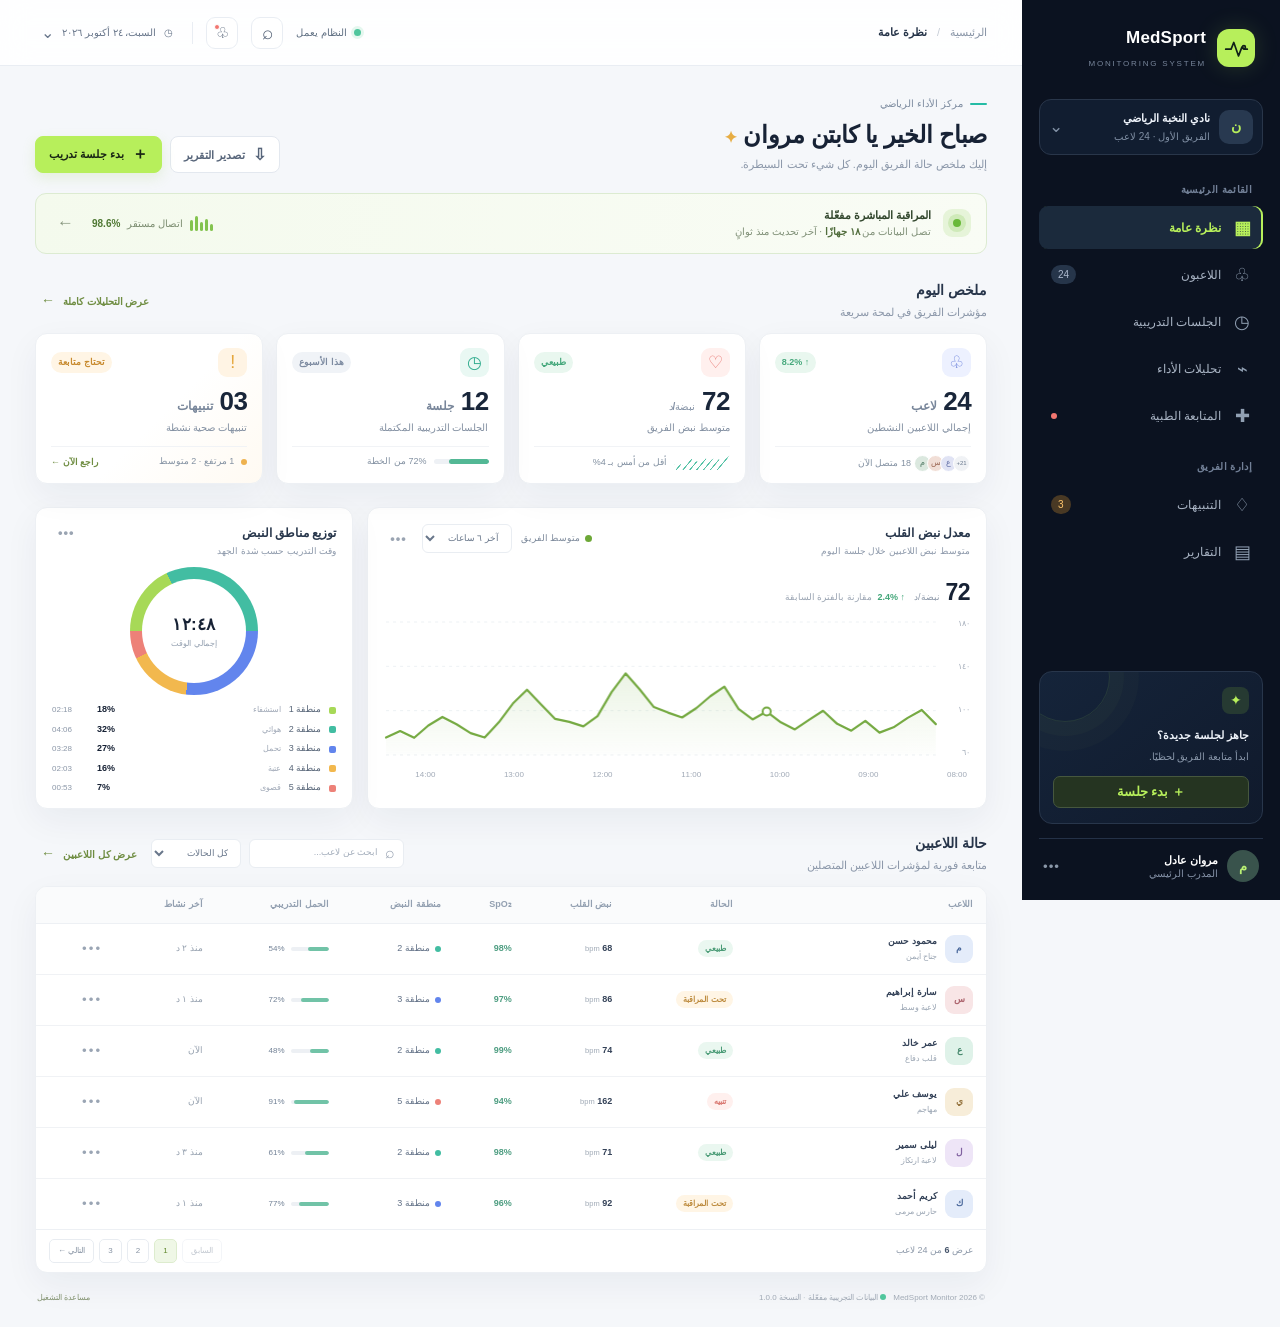
<file: MedSportMonitor-Project/index.html>
<!doctype html>
<html lang="ar" dir="rtl">
<head>
  <meta charset="utf-8">
  <meta name="viewport" content="width=device-width,initial-scale=1">
  <meta name="theme-color" content="#0b1220">
  <title>MedSport Monitor — لوحة المتابعة</title>
  <link rel="stylesheet" href="styles.css">
</head>
<body>
  <div class="app-shell">
    <aside class="sidebar" id="sidebar">
      <a class="brand" href="#dashboard" aria-label="MedSport Monitor">
        <span class="brand-mark"><svg viewBox="0 0 40 40" aria-hidden="true"><path d="M4 21h8l4-10 7 20 5-13 3 3h5"/><circle cx="31" cy="18" r="2.2"/></svg></span>
        <span class="brand-copy"><b>MedSport</b><small>MONITORING SYSTEM</small></span>
      </a>
      <div class="team-switch"><span class="team-avatar">ن</span><span><b>نادي النخبة الرياضي</b><small>الفريق الأول · 24 لاعب</small></span><span class="chevron">⌄</span></div>
      <div class="nav-label">القائمة الرئيسية</div>
      <nav class="main-nav" aria-label="القائمة الرئيسية">
        <button class="nav-item active" data-page="dashboard"><span class="nav-icon">▦</span><span>نظرة عامة</span></button>
        <button class="nav-item" data-page="players"><span class="nav-icon">♧</span><span>اللاعبون</span><span class="nav-count">24</span></button>
        <button class="nav-item" data-page="sessions"><span class="nav-icon">◷</span><span>الجلسات التدريبية</span></button>
        <button class="nav-item" data-page="analytics"><span class="nav-icon">⌁</span><span>تحليلات الأداء</span></button>
        <button class="nav-item" data-page="medical"><span class="nav-icon">✚</span><span>المتابعة الطبية</span><span class="nav-dot"></span></button>
      </nav>
      <div class="nav-label nav-label-spaced">إدارة الفريق</div>
      <nav class="main-nav">
        <button class="nav-item" data-page="alerts"><span class="nav-icon">♢</span><span>التنبيهات</span><span class="nav-count warning-count">3</span></button>
        <button class="nav-item" data-page="reports"><span class="nav-icon">▤</span><span>التقارير</span></button>
      </nav>
      <div class="sidebar-bottom">
        <div class="help-card"><span class="help-icon">✦</span><b>جاهز لجلسة جديدة؟</b><p>ابدأ متابعة الفريق لحظيًا.</p><button id="sideStart">＋ بدء جلسة</button></div>
        <button class="profile-row"><span class="profile-avatar">م</span><span class="profile-copy"><b>مروان عادل</b><small>المدرب الرئيسي</small></span><span class="more">•••</span></button>
      </div>
    </aside>

    <main class="main-area">
      <header class="topbar">
        <button class="mobile-menu" id="menuToggle" aria-label="فتح القائمة">☰</button>
        <div class="breadcrumbs"><span>الرئيسية</span><span class="crumb-sep">/</span><b id="crumbCurrent">نظرة عامة</b></div>
        <div class="top-actions">
          <span class="connection"><i></i><span>النظام يعمل</span></span>
          <button class="icon-button" id="searchOpen" aria-label="بحث">⌕</button>
          <button class="icon-button notification-button" id="notificationBtn" aria-label="التنبيهات">♧<i></i></button>
          <span class="top-divider"></span>
          <button class="today-pill" id="dateButton">◷ <span>السبت، ٢٤ أكتوبر ٢٠٢٦</span><span class="chevron">⌄</span></button>
        </div>
      </header>

      <section class="page-content">
        <div class="page-heading">
          <div><div class="eyebrow"><span class="eyebrow-line"></span> مركز الأداء الرياضي</div><h1 id="pageTitle">صباح الخير يا كابتن مروان <span class="wave">✦</span></h1><p id="pageSubtitle">إليك ملخص حالة الفريق اليوم. كل شيء تحت السيطرة.</p></div>
          <div class="heading-actions"><button class="btn btn-quiet" id="exportBtn"><span>⇩</span> تصدير التقرير</button><button class="btn btn-primary" id="startSession"><span>＋</span> بدء جلسة تدريب</button></div>
        </div>

        <div class="live-banner"><div class="live-pulse"><span></span></div><div class="live-copy"><b>المراقبة المباشرة مفعّلة</b><span>تصل البيانات من <strong>١٨ جهازًا</strong> · آخر تحديث منذ ثوانٍ</span></div><div class="live-meta"><span class="mini-bars"><i></i><i></i><i></i><i></i><i></i></span><span>اتصال مستقر</span><b>98.6%</b></div><button class="banner-arrow" aria-label="تفاصيل">←</button></div>

        <div class="section-title"><div><h2>ملخص اليوم</h2><p>مؤشرات الفريق في لمحة سريعة</p></div><button class="text-button" data-goto="analytics">عرض التحليلات كاملة <span>←</span></button></div>
        <div class="stats-grid">
          <article class="stat-card"><div class="stat-top"><span class="stat-icon athletes-icon">♧</span><span class="trend positive">↑ 8.2%</span></div><div class="stat-value">24 <span>لاعب</span></div><div class="stat-label">إجمالي اللاعبين النشطين</div><div class="stat-foot"><span class="tiny-avatars"><i>م</i><i>س</i><i>ع</i><i>+21</i></span><span>18 متصل الآن</span></div></article>
          <article class="stat-card"><div class="stat-top"><span class="stat-icon heart-icon">♡</span><span class="trend positive">طبيعي</span></div><div class="stat-value">72 <small>نبضة/د</small></div><div class="stat-label">متوسط نبض الفريق</div><div class="stat-foot"><span class="sparkline" id="spark1"></span><span>أقل من أمس بـ 4%</span></div></article>
          <article class="stat-card"><div class="stat-top"><span class="stat-icon session-icon">◷</span><span class="trend neutral">هذا الأسبوع</span></div><div class="stat-value">12 <span>جلسة</span></div><div class="stat-label">الجلسات التدريبية المكتملة</div><div class="stat-foot"><div class="progress-track"><i style="width:72%"></i></div><span>72% من الخطة</span></div></article>
          <article class="stat-card attention-card"><div class="stat-top"><span class="stat-icon alert-icon">!</span><span class="trend caution">تحتاج متابعة</span></div><div class="stat-value">03 <span>تنبيهات</span></div><div class="stat-label">تنبيهات صحية نشطة</div><div class="stat-foot"><span class="status-dot amber"></span><span>1 مرتفع · 2 متوسط</span><button class="tiny-link" data-goto="alerts">راجع الآن ←</button></div></article>
        </div>

        <div class="dashboard-grid">
          <section class="panel chart-panel">
            <div class="panel-heading"><div><h3>معدل نبض القلب</h3><p>متوسط نبض اللاعبين خلال جلسة اليوم</p></div><div class="chart-actions"><div class="legend"><i></i> متوسط الفريق</div><select id="chartRange" aria-label="الفترة"><option value="day">آخر ٦ ساعات</option><option value="week">آخر ٧ أيام</option></select><button class="dots-button" aria-label="خيارات">•••</button></div></div>
            <div class="chart-summary"><b id="chartBpm">72 <small>نبضة/د</small></b><span class="chart-delta">↑ 2.4% <small>مقارنة بالفترة السابقة</small></span></div>
            <div class="chart-wrap"><div class="y-labels"><span>١٨٠</span><span>١٤٠</span><span>١٠٠</span><span>٦٠</span></div><canvas id="heartChart" aria-label="رسم بياني لمعدل نبض القلب"></canvas></div>
            <div class="chart-xlabels"><span>08:00</span><span>09:00</span><span>10:00</span><span>11:00</span><span>12:00</span><span>13:00</span><span>14:00</span></div>
          </section>
          <section class="panel zones-panel"><div class="panel-heading"><div><h3>توزيع مناطق النبض</h3><p>وقت التدريب حسب شدة الجهد</p></div><button class="dots-button" aria-label="خيارات">•••</button></div><div class="donut-holder"><div class="donut" id="zoneDonut"><div class="donut-center"><b>١٢:٤٨</b><span>إجمالي الوقت</span></div></div></div><div class="zone-list"><div><i class="zone-color z1"></i><span>منطقة 1 <small>استشفاء</small></span><b>18%</b><em>02:18</em></div><div><i class="zone-color z2"></i><span>منطقة 2 <small>هوائي</small></span><b>32%</b><em>04:06</em></div><div><i class="zone-color z3"></i><span>منطقة 3 <small>تحمل</small></span><b>27%</b><em>03:28</em></div><div><i class="zone-color z4"></i><span>منطقة 4 <small>عتبة</small></span><b>16%</b><em>02:03</em></div><div><i class="zone-color z5"></i><span>منطقة 5 <small>قصوى</small></span><b>7%</b><em>00:53</em></div></div></section>
        </div>

        <div class="section-title players-title"><div><h2>حالة اللاعبين</h2><p>متابعة فورية لمؤشرات اللاعبين المتصلين</p></div><div class="player-tools"><label class="search-box"><span>⌕</span><input id="playerSearch" placeholder="ابحث عن لاعب..." type="search"></label><select id="statusFilter"><option value="all">كل الحالات</option><option value="normal">طبيعي</option><option value="watch">تحت المراقبة</option><option value="alert">تنبيه</option></select><button class="text-button" data-goto="players">عرض كل اللاعبين <span>←</span></button></div></div>
        <section class="panel table-panel"><div class="table-wrap"><table><thead><tr><th>اللاعب</th><th>الحالة</th><th>نبض القلب</th><th>SpO₂</th><th>منطقة النبض</th><th>الحمل التدريبي</th><th>آخر نشاط</th><th></th></tr></thead><tbody id="playerRows"></tbody></table></div><div class="table-footer"><span>عرض <b id="showingCount">6</b> من 24 لاعب</span><button class="pagination-btn" disabled>السابق</button><button class="pagination-btn current">1</button><button class="pagination-btn">2</button><button class="pagination-btn">3</button><button class="pagination-btn">التالي ←</button></div></section>
        <footer class="footer"><span>© 2026 MedSport Monitor</span><span><i class="footer-dot"></i> البيانات التجريبية مفعّلة <b>·</b> النسخة 1.0.0</span><a href="README_AR.txt">مساعدة التشغيل</a></footer>
      </section>
    </main>
  </div>
  <div class="toast" id="toast" role="status"></div>
  <div class="modal-backdrop" id="modalBackdrop" aria-hidden="true"><div class="modal" role="dialog" aria-modal="true" aria-labelledby="modalTitle"><button class="modal-close" id="modalClose" aria-label="إغلاق">×</button><div class="modal-icon">◷</div><h2 id="modalTitle">بدء جلسة تدريب جديدة</h2><p>أدخل تفاصيل الجلسة. ستُحفظ في وضع العرض التجريبي على هذا الجهاز.</p><label>اسم الجلسة<input id="sessionName" value="تدريب لياقة بدنية"></label><label>نوع التدريب<select id="sessionType"><option>تحمل ولياقة</option><option>سرعة</option><option>استشفاء</option><option>قوة</option></select></label><div class="modal-actions"><button class="btn btn-quiet" id="modalCancel">إلغاء</button><button class="btn btn-primary" id="modalConfirm">بدء الجلسة</button></div></div></div>
  <script src="app.js"></script>
</body>
</html>
</file>
<file: MedSportMonitor-Project/styles.css>
@import url('data:text/css,');
:root{--navy:#0b1220;--navy2:#101a2c;--ink:#172235;--muted:#8290a4;--line:#e9edf3;--bg:#f5f7fa;--green:#b7ef5b;--green-dark:#5b8b19;--teal:#25bca5;--coral:#f27670;--amber:#f3b64f;--blue:#5c83ec;--white:#fff;--shadow:0 12px 34px rgba(26,42,67,.055)}*{box-sizing:border-box}html{scroll-behavior:smooth}body{margin:0;background:var(--bg);color:var(--ink);font-family:Inter,"Segoe UI",Tahoma,Arial,sans-serif;font-size:14px;line-height:1.5}.app-shell{min-height:100vh}.sidebar{position:fixed;inset:0 0 0 auto;width:258px;background:var(--navy);color:#eef3fa;padding:25px 17px 15px;display:flex;flex-direction:column;z-index:5;overflow-y:auto}.brand{display:flex;align-items:center;gap:11px;text-decoration:none;color:#fff;padding:0 8px 27px}.brand-mark{width:38px;height:38px;display:grid;place-items:center;border-radius:12px;background:var(--green);box-shadow:0 0 24px rgba(183,239,91,.16)}.brand-mark svg{width:27px;height:27px;fill:none;stroke:#102018;stroke-width:2.5;stroke-linecap:round;stroke-linejoin:round}.brand-copy b{display:block;font-size:17px;letter-spacing:.2px}.brand-copy small{font-size:8px;letter-spacing:1.8px;color:#78869b}.team-switch{margin:0 0 27px;padding:10px 9px;border:1px solid #29364a;background:#111d30;border-radius:12px;display:flex;align-items:center;gap:9px}.team-avatar,.profile-avatar{display:grid;place-items:center;flex:none;width:34px;height:34px;border-radius:10px;background:#283950;color:var(--green);font-weight:800}.team-switch b,.team-switch small{display:block}.team-switch b{font-size:11px;font-weight:650}.team-switch small{font-size:10px;color:#8190a5;margin-top:3px}.team-switch .chevron{margin-right:auto;color:#8190a5;font-size:17px}.nav-label{font-size:10px;font-weight:700;color:#728097;padding:0 11px 9px;letter-spacing:.35px}.nav-label-spaced{margin-top:22px}.main-nav{display:grid;gap:4px}.nav-item{width:100%;height:43px;border:0;border-radius:9px;color:#a9b4c4;background:transparent;display:flex;align-items:center;text-align:right;gap:12px;padding:0 12px;font:inherit;font-size:12px;cursor:pointer;transition:.2s}.nav-item:hover{background:#16243a;color:#eff5fd}.nav-item.active{color:var(--green);background:#1b2a3c;font-weight:650;box-shadow:inset -2px 0 var(--green)}.nav-icon{width:18px;text-align:center;font-size:18px;line-height:1;color:#91a0b3}.nav-item.active .nav-icon{color:var(--green)}.nav-count{margin-right:auto;background:#26354a;color:#aebacf;border-radius:20px;padding:2px 7px;font-size:10px}.warning-count{background:#493924;color:#ffc66d}.nav-dot{width:6px;height:6px;border-radius:50%;background:var(--coral);margin-right:auto}.sidebar-bottom{margin-top:auto}.help-card{border:1px solid #28364b;border-radius:13px;padding:15px 13px;background:linear-gradient(140deg,#15243a,#101a2c);position:relative;overflow:hidden}.help-card:after{content:"";position:absolute;width:88px;height:88px;border-radius:50%;border:1px solid rgba(183,239,91,.11);top:-40px;left:-20px;box-shadow:0 0 0 14px rgba(183,239,91,.025),0 0 0 29px rgba(183,239,91,.018)}.help-icon{display:grid;place-items:center;width:27px;height:27px;border-radius:8px;background:#263a32;color:var(--green);margin-bottom:10px}.help-card b{font-size:11px}.help-card p{margin:4px 0 12px;color:#8997aa;font-size:10px}.help-card button{border:1px solid #46573e;background:#253421;color:var(--green);height:32px;width:100%;border-radius:7px;font-weight:700;font-family:inherit;cursor:pointer}.profile-row{display:flex;align-items:center;gap:9px;margin-top:14px;padding:11px 4px 3px;width:100%;border:0;border-top:1px solid #243147;background:transparent;color:#fff;text-align:right;font-family:inherit;cursor:pointer}.profile-avatar{background:#39534c;color:#baf274;border-radius:50%;width:32px;height:32px}.profile-copy{display:grid;gap:1px}.profile-copy b{font-size:11px}.profile-copy small{color:#8592a7;font-size:10px}.more{margin-right:auto;letter-spacing:1px;color:#8a97a8}.main-area{margin-right:258px;min-height:100vh}.topbar{height:66px;background:rgba(255,255,255,.88);border-bottom:1px solid var(--line);display:flex;align-items:center;justify-content:space-between;padding:0 35px;position:sticky;top:0;z-index:4;backdrop-filter:blur(15px)}.breadcrumbs{font-size:11px;color:#8995a7;display:flex;gap:10px;align-items:center}.breadcrumbs b{color:#263449;font-weight:650}.crumb-sep{color:#c4cbd5}.top-actions{display:flex;align-items:center;gap:13px}.connection{display:flex;align-items:center;gap:7px;color:#607083;font-size:10px}.connection i,.footer-dot{width:7px;height:7px;border-radius:50%;background:#50c69d;box-shadow:0 0 0 3px #e5f7ef}.icon-button{position:relative;border:1px solid var(--line);background:#fff;color:#526075;width:32px;height:32px;border-radius:9px;font-family:inherit;font-size:19px;cursor:pointer}.notification-button{font-size:15px}.notification-button i{position:absolute;top:6px;left:7px;width:6px;height:6px;background:var(--coral);border:1.5px solid white;border-radius:50%}.top-divider{height:22px;width:1px;background:var(--line)}.today-pill{border:0;background:transparent;color:#67758a;font-family:inherit;font-size:10px;display:flex;align-items:center;gap:8px;cursor:pointer}.today-pill .chevron{font-size:16px}.mobile-menu{display:none}.page-content{max-width:1500px;margin:auto;padding:30px 35px 20px}.page-heading{display:flex;align-items:flex-end;justify-content:space-between;gap:18px;margin-bottom:20px}.eyebrow{font-size:10px;color:#7c8b9f;display:flex;align-items:center;gap:7px}.eyebrow-line{width:17px;height:2px;border-radius:2px;background:var(--teal)}h1,h2,h3,p{margin-top:0}.page-heading h1{font-size:24px;letter-spacing:-.4px;margin:6px 0 3px;color:#172235;font-weight:750}.wave{font-size:16px;color:#e7ad43}.page-heading p,.section-title p,.panel-heading p{margin:0;color:#8b97a9;font-size:11px}.heading-actions{display:flex;gap:8px}.btn{height:37px;border:1px solid #e3e8ef;border-radius:8px;padding:0 13px;font-family:inherit;font-size:11px;font-weight:700;cursor:pointer;transition:transform .18s,box-shadow .18s}.btn:hover{transform:translateY(-1px);box-shadow:0 5px 15px #1828401a}.btn span{font-size:16px;vertical-align:-1px;margin-left:5px}.btn-quiet{background:white;color:#57657a}.btn-primary{background:var(--green);border-color:var(--green);color:#182414;box-shadow:0 5px 13px #9fcf5830}.live-banner{height:61px;border:1px solid #dcebd1;background:linear-gradient(100deg,#f4faed,#f9fcf5);border-radius:11px;display:flex;align-items:center;padding:0 15px;gap:12px;margin-bottom:26px}.live-pulse{width:28px;height:28px;border-radius:9px;background:#e6f4d9;display:grid;place-items:center}.live-pulse span{width:8px;height:8px;border-radius:50%;background:#69b939;box-shadow:0 0 0 5px #cfeab9}.live-copy{display:grid;gap:1px}.live-copy b{font-size:11px;color:#32472d}.live-copy span{font-size:10px;color:#819179}.live-copy strong{color:#526e3e}.live-meta{margin-right:auto;display:flex;align-items:center;gap:7px;color:#7c8d71;font-size:10px}.live-meta b{color:#4f7833;font-size:10px}.mini-bars{height:15px;display:flex;align-items:end;gap:2px}.mini-bars i{width:3px;border-radius:3px;background:#83c34e;height:45%}.mini-bars i:nth-child(2){height:78%}.mini-bars i:nth-child(3){height:56%}.mini-bars i:nth-child(4){height:100%}.mini-bars i:nth-child(5){height:68%}.banner-arrow{border:0;background:transparent;color:#84947b;font-size:17px;cursor:pointer}.section-title{display:flex;align-items:center;justify-content:space-between;margin:0 0 13px}.section-title h2{font-size:14px;margin:0 0 3px;font-weight:750;color:#27354a}.text-button,.tiny-link{border:0;background:transparent;color:#6f8d42;font-family:inherit;font-size:10px;font-weight:700;cursor:pointer}.text-button span{font-size:14px;margin-right:5px}.stats-grid{display:grid;grid-template-columns:repeat(4,minmax(0,1fr));gap:13px;margin-bottom:23px}.stat-card,.panel{background:#fff;border:1px solid #edf0f4;border-radius:12px;box-shadow:var(--shadow)}.stat-card{min-height:142px;padding:14px 15px 11px;position:relative;overflow:hidden}.stat-top{display:flex;justify-content:space-between;align-items:center}.stat-icon{display:grid;place-items:center;width:29px;height:29px;border-radius:9px;font-size:17px}.athletes-icon{background:#edf1ff;color:#6c82da}.heart-icon{background:#fff0ee;color:#e77772}.session-icon{background:#e9f8f3;color:#31ac8e}.alert-icon{background:#fff4e4;color:#e5a73d;font-size:18px}.trend{font-size:9px;padding:4px 7px;border-radius:20px;font-weight:700}.positive{color:#46a87c;background:#e9f7ef}.neutral{color:#7d8ba1;background:#f0f3f7}.caution{color:#c88b2f;background:#fff5e5}.stat-value{font-size:26px;line-height:1.15;font-weight:760;letter-spacing:-.6px;margin-top:10px;color:#19263a}.stat-value span{font-size:12px;font-weight:600;letter-spacing:0;color:#78869a}.stat-value small{font-size:10px;color:#8290a4;letter-spacing:0;font-weight:550}.stat-label{font-size:10px;color:#8390a2;margin-top:3px}.stat-foot{border-top:1px solid #f1f3f6;margin-top:11px;padding-top:8px;display:flex;align-items:center;gap:7px;color:#8290a1;font-size:9px;min-height:23px}.tiny-avatars{display:flex;direction:ltr;margin-right:1px}.tiny-avatars i{width:17px;height:17px;border-radius:50%;border:1px solid white;background:#dbe8df;color:#49745e;font-size:8px;font-style:normal;display:grid;place-items:center;margin-left:-4px}.tiny-avatars i:nth-child(2){background:#f1ded6;color:#9c6754}.tiny-avatars i:nth-child(3){background:#e0e3f4;color:#626fa6}.tiny-avatars i:nth-child(4){background:#f0f2f5;color:#65758a;font-size:6px}.sparkline{width:56px;height:15px;display:inline-block;background:linear-gradient(130deg,transparent 0 10%,#55c2a6 10.5% 12%,transparent 12.5% 20%,#55c2a6 20.5% 22%,transparent 22.5% 30%,#55c2a6 30.5% 32%,transparent 32.5% 40%,#55c2a6 40.5% 42%,transparent 42.5% 50%,#55c2a6 50.5% 52%,transparent 52.5% 60%,#55c2a6 60.5% 62%,transparent 62.5% 70%,#55c2a6 70.5% 72%,transparent 72.5% 80%,#55c2a6 80.5% 82%,transparent 82.5%);clip-path:polygon(0 65%,10% 60%,20% 68%,31% 25%,42% 45%,53% 17%,64% 38%,75% 20%,86% 40%,100% 5%,100% 100%,0 100%)}.progress-track{height:5px;background:#eef1f5;border-radius:10px;width:55px;overflow:hidden}.progress-track i{display:block;height:100%;background:#53b895;border-radius:10px}.attention-card{background:linear-gradient(135deg,#fff 55%,#fffaf2)}.status-dot{width:6px;height:6px;border-radius:50%;display:inline-block}.amber{background:#eeb24f}.tiny-link{font-size:9px;margin-right:auto;padding:0}.dashboard-grid{display:grid;grid-template-columns:minmax(0,1.85fr) minmax(290px,.95fr);gap:14px;margin-bottom:24px}.panel{padding:16px}.panel-heading{display:flex;justify-content:space-between;align-items:flex-start;gap:10px}.panel-heading h3{margin:0 0 3px;font-size:12px;color:#28374c}.panel-heading p{font-size:9px}.chart-actions{display:flex;align-items:center;gap:9px}.legend{display:flex;align-items:center;gap:5px;font-size:9px;color:#7b889a}.legend i{width:7px;height:7px;border-radius:50%;background:#6da837}.chart-actions select,.player-tools select{height:29px;border:1px solid #e9edf2;border-radius:6px;background:#fff;padding:0 8px;color:#69778b;font:inherit;font-size:9px;outline:none}.dots-button{border:0;background:transparent;color:#9aa4b2;font-weight:bold;font-size:13px;letter-spacing:1px;cursor:pointer}.chart-summary{display:flex;align-items:baseline;gap:9px;margin:17px 0 4px}.chart-summary>b{font-size:23px;letter-spacing:-.5px}.chart-summary small{font-size:9px;color:#8995a6;font-weight:500;letter-spacing:0}.chart-delta{color:#44a77a;font-size:9px;font-weight:700}.chart-delta small{font-weight:400;color:#9aa4b2;margin-right:3px}.chart-wrap{height:148px;display:flex;gap:10px;position:relative}.y-labels{display:flex;flex-direction:column;justify-content:space-between;padding:4px 0 3px;color:#a4adba;font-size:8px;width:21px}canvas{display:block}.chart-wrap canvas{width:100%;height:100%}.chart-xlabels{display:flex;justify-content:space-between;padding:7px 3px 0 31px;font-size:8px;color:#a0a9b6}.zones-panel{padding-bottom:13px}.donut-holder{height:145px;display:grid;place-items:center}.donut{width:128px;height:128px;border-radius:50%;position:relative;background:conic-gradient(#a7d957 0 18%,#42bda2 18% 50%,#6285ed 50% 77%,#f2b84e 77% 93%,#ed8178 93% 100%);transform:rotate(-90deg)}.donut:after{content:"";position:absolute;inset:12px;background:white;border-radius:50%}.donut-center{z-index:1;position:absolute;inset:0;display:flex;align-items:center;justify-content:center;flex-direction:column;transform:rotate(90deg)}.donut-center b{font-size:17px;letter-spacing:.3px}.donut-center span{font-size:8px;color:#94a0b0;margin-top:1px}.zone-list{display:grid;gap:6px}.zone-list>div{display:grid;grid-template-columns:9px 1fr 30px 39px;align-items:center;gap:6px;font-size:9px}.zone-color{width:7px;height:7px;border-radius:2px}.z1{background:#a7d957}.z2{background:#42bda2}.z3{background:#6285ed}.z4{background:#f2b84e}.z5{background:#ed8178}.zone-list span{color:#566477}.zone-list small{color:#a0a9b7;margin-right:5px;font-size:8px}.zone-list b{font-size:9px;font-weight:700;text-align:left}.zone-list em{text-align:left;color:#8a96a7;font-style:normal;font-size:8px}.players-title{margin-top:1px}.player-tools{display:flex;align-items:center;gap:8px}.search-box{height:29px;width:155px;background:white;border:1px solid #e9edf2;border-radius:6px;display:flex;align-items:center;gap:5px;padding:0 8px;color:#98a3b2}.search-box span{font-size:16px}.search-box input{border:0;outline:none;width:100%;font:inherit;font-size:9px;color:#566477;background:transparent}.search-box input::placeholder{color:#a3adbb}.table-panel{padding:0;overflow:hidden}.table-wrap{overflow-x:auto}table{width:100%;border-collapse:collapse;white-space:nowrap;text-align:right}thead{background:#fafbfc}th{padding:11px 13px;font-size:9px;color:#93a0b1;font-weight:600;border-bottom:1px solid #edf0f4}td{padding:11px 13px;border-bottom:1px solid #f0f2f5;font-size:9px;color:#5d6b80}tbody tr:last-child td{border-bottom:0}tbody tr:hover{background:#fbfdf9}.player-cell{display:flex;align-items:center;gap:8px;min-width:138px}.player-avatar{width:28px;height:28px;border-radius:9px;display:grid;place-items:center;font-size:9px;font-weight:700;background:#e4ecfa;color:#4c6a9d}.player-avatar.pink{background:#f8e5e6;color:#ad646e}.player-avatar.mint{background:#dff2e9;color:#45876c}.player-avatar.gold{background:#f7edd9;color:#977641}.player-avatar.lilac{background:#eee5f7;color:#8061a0}.player-cell b{font-size:9px;display:block;color:#344258}.player-cell small{font-size:8px;color:#9aa5b3;display:block;margin-top:2px}.badge{padding:4px 7px;border-radius:20px;font-size:8px;font-weight:650}.badge-normal{background:#eaf7f0;color:#4a9b76}.badge-watch{background:#fff5e5;color:#bd8b3e}.badge-alert{background:#fff0ee;color:#d8756e}.hr-cell{font-weight:700;color:#344258}.hr-cell small{color:#a0aab6;font-weight:400}.spo{color:#4f9e82;font-weight:650}.zone-pill{display:inline-flex;align-items:center;gap:5px;color:#617086}.zone-pill i{width:6px;height:6px;border-radius:50%;background:#4bbb9c}.load-meter{display:flex;align-items:center;gap:6px}.load-meter i{height:4px;width:38px;background:#edf0f4;border-radius:5px;overflow:hidden}.load-meter i:after{content:"";display:block;background:#71c3a7;height:100%;border-radius:5px;width:var(--load,65%)}.load-meter b{font-size:8px;font-weight:500;color:#718095}.activity{color:#96a1af}.row-menu{border:0;background:transparent;color:#9aa5b4;letter-spacing:2px;cursor:pointer}.table-footer{height:43px;border-top:1px solid #edf0f4;display:flex;align-items:center;gap:5px;padding:0 13px;color:#8d99a9;font-size:9px}.table-footer>span{margin-left:auto}.table-footer b{color:#46556b}.pagination-btn{border:1px solid #e8ecf1;background:#fff;border-radius:5px;color:#8793a3;font:inherit;font-size:8px;padding:5px 8px;cursor:pointer}.pagination-btn.current{background:#eff7e6;color:#638a30;border-color:#ddecce}.pagination-btn:disabled{opacity:.5}.footer{display:flex;align-items:center;gap:7px;color:#a0a9b5;font-size:8px;padding:19px 2px 3px}.footer .footer-dot{display:inline-block;width:6px;height:6px;box-shadow:none}.footer b{color:#d1d6dd}.footer a{margin-right:auto;color:#829270;text-decoration:none}.toast{position:fixed;bottom:22px;left:25px;background:#172538;color:white;border:1px solid #2b3a50;box-shadow:0 12px 28px #10192733;padding:11px 16px;border-radius:9px;font-size:11px;z-index:20;opacity:0;transform:translateY(10px);pointer-events:none;transition:.25s}.toast.show{opacity:1;transform:translateY(0)}.modal-backdrop{position:fixed;inset:0;z-index:15;background:#111b2bb0;display:none;align-items:center;justify-content:center;padding:20px;backdrop-filter:blur(4px)}.modal-backdrop.open{display:flex}.modal{width:min(100%,390px);background:#fff;border-radius:16px;padding:26px;box-shadow:0 25px 70px #0a142344;position:relative;animation:pop .2s ease-out}.modal-close{position:absolute;top:13px;left:14px;border:0;background:#f3f5f7;width:27px;height:27px;border-radius:8px;color:#718094;font-size:19px;cursor:pointer}.modal-icon{width:39px;height:39px;border-radius:12px;display:grid;place-items:center;background:#eef7e4;color:#71993d;font-size:22px;margin-bottom:12px}.modal h2{font-size:17px;margin:0 0 6px}.modal p{font-size:10px;color:#8995a5;margin-bottom:19px}.modal label{display:grid;gap:6px;margin-top:11px;font-size:10px;font-weight:650;color:#4d5a6e}.modal input,.modal select{height:38px;border:1px solid #e3e8ee;border-radius:8px;padding:0 10px;background:white;color:#526075;font:inherit;font-size:11px;outline-color:#bddb9c}.modal-actions{display:flex;justify-content:flex-start;gap:8px;margin-top:22px}@keyframes pop{from{opacity:0;transform:translateY(8px) scale(.98)}to{opacity:1;transform:none}}@media(max-width:1200px){.page-content{padding-left:24px;padding-right:24px}.topbar{padding:0 24px}.stats-grid{gap:9px}.stat-card{padding:12px}.dashboard-grid{grid-template-columns:minmax(0,1.6fr) minmax(270px,1fr)}.zone-list small{display:none}}@media(max-width:980px){.sidebar{width:230px}.main-area{margin-right:230px}.dashboard-grid{grid-template-columns:1fr}.zones-panel{display:grid;grid-template-columns:1fr 1fr;align-items:center}.zones-panel .panel-heading{grid-column:1/-1}.donut-holder{height:165px}.zone-list{padding:4px 15px}.stats-grid{grid-template-columns:repeat(2,minmax(0,1fr))}.connection{display:none}}@media(max-width:700px){.sidebar{transform:translateX(100%);transition:transform .25s;width:258px;box-shadow:-15px 0 40px #0b122044}.sidebar.open{transform:translateX(0)}.main-area{margin-right:0}.topbar{height:58px;padding:0 16px}.mobile-menu{display:block;border:0;background:#f2f5f7;border-radius:7px;width:31px;height:31px;color:#526075;font-size:15px}.breadcrumbs{margin-right:auto;margin-left:auto}.top-actions{gap:7px}.today-pill span:not(.chevron),.top-divider{display:none}.page-content{padding:22px 14px 18px}.page-heading{align-items:flex-start;flex-direction:column}.page-heading h1{font-size:20px}.heading-actions{width:100%}.heading-actions .btn{flex:1}.live-banner{padding:0 10px;gap:8px}.live-copy span{font-size:8px}.live-meta{display:none}.banner-arrow{margin-right:auto}.stats-grid{gap:8px}.stat-card{min-height:134px}.dashboard-grid{gap:10px}.chart-panel,.zones-panel{padding:13px}.chart-actions .legend{display:none}.players-title{align-items:flex-start;gap:12px;flex-direction:column}.player-tools{width:100%;flex-wrap:wrap}.player-tools .search-box{flex:1;min-width:130px}.player-tools .text-button{margin-right:auto}.zones-panel{grid-template-columns:1fr}.zones-panel .panel-heading{grid-column:auto}.donut-holder{height:150px}.zone-list{padding:0 4px}.section-title{margin-top:4px}.table-footer{padding:0 8px;gap:3px}.pagination-btn{padding:5px 6px}.footer{flex-wrap:wrap}.footer a{margin-right:0}.table-wrap{margin:0}.heading-actions{gap:6px}.btn{padding:0 9px;font-size:10px}}@media(max-width:400px){.stats-grid{grid-template-columns:1fr 1fr}.stat-card{padding:10px}.stat-value{font-size:22px}.stat-label{font-size:9px}.stat-foot{font-size:8px}.table-footer .pagination-btn:nth-last-child(2){display:none}.chart-actions select{max-width:100px}.top-actions .icon-button:first-of-type{display:none}}
</file>
